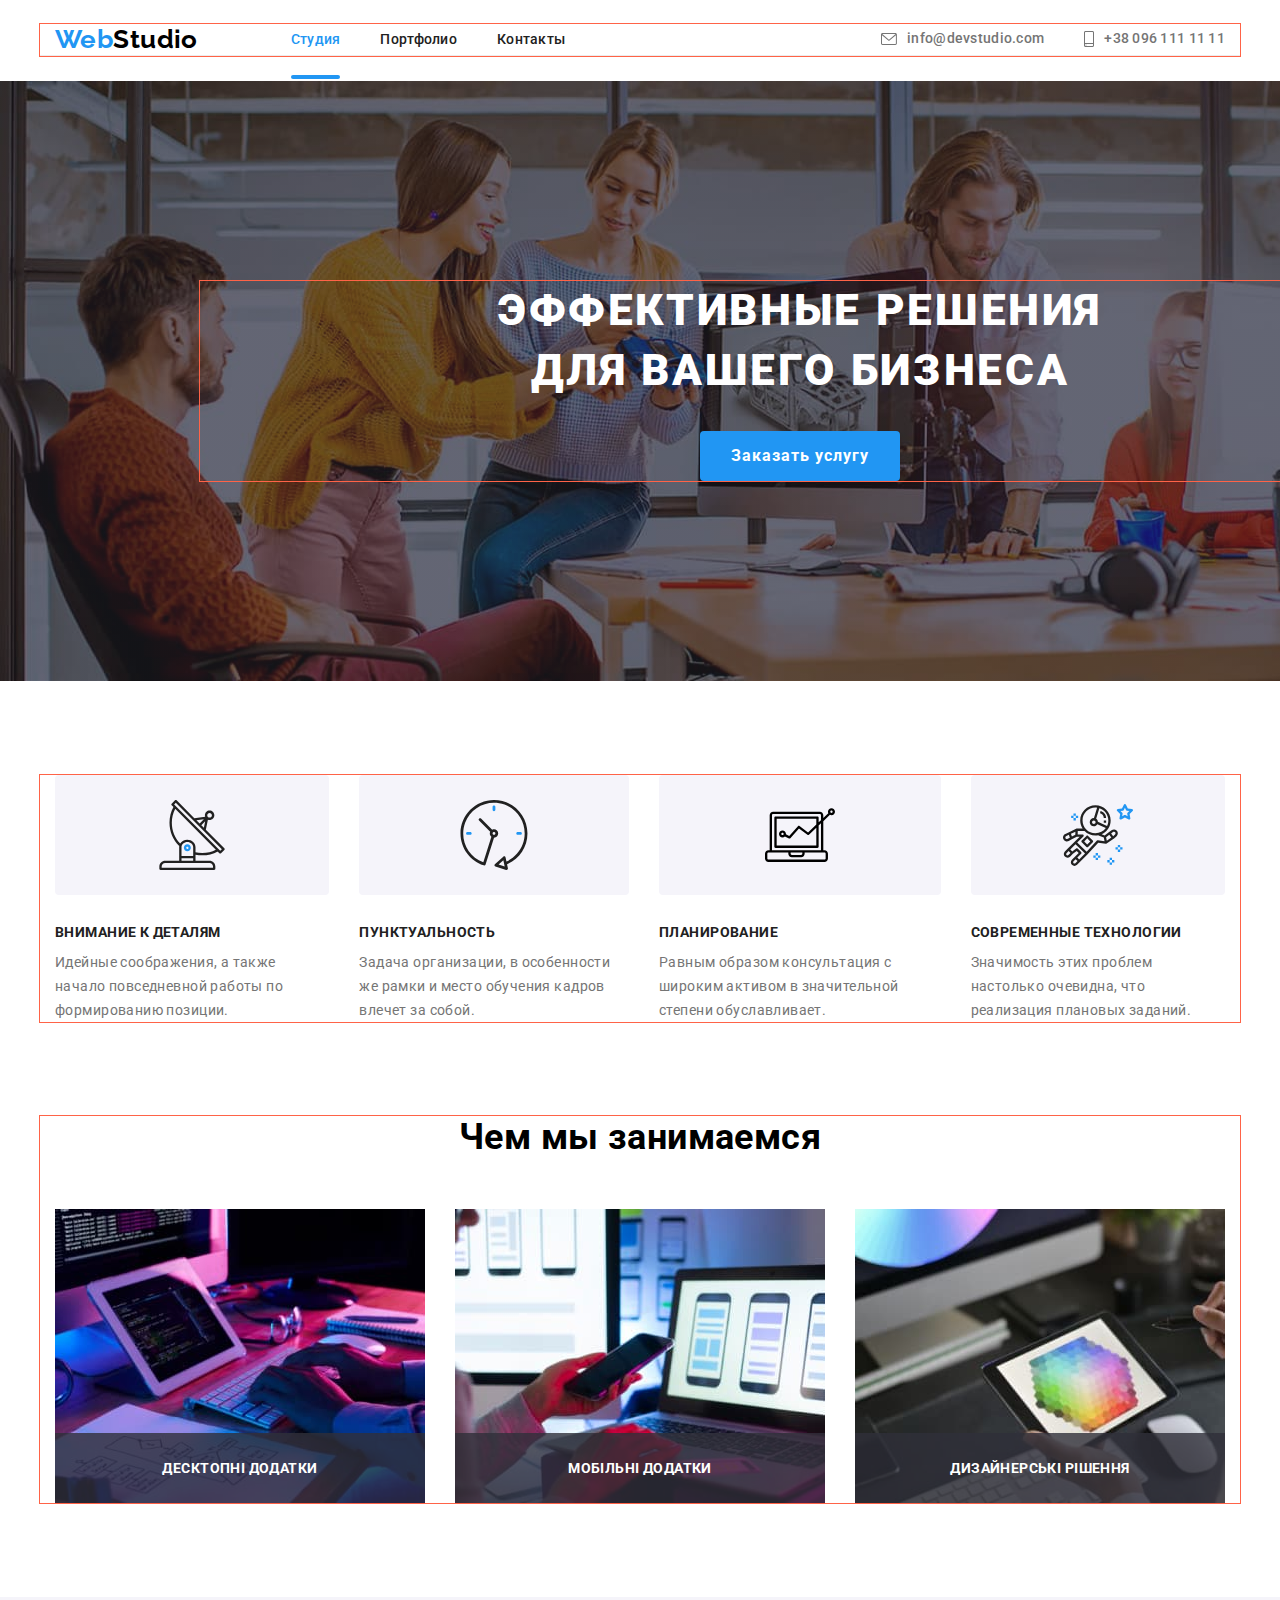
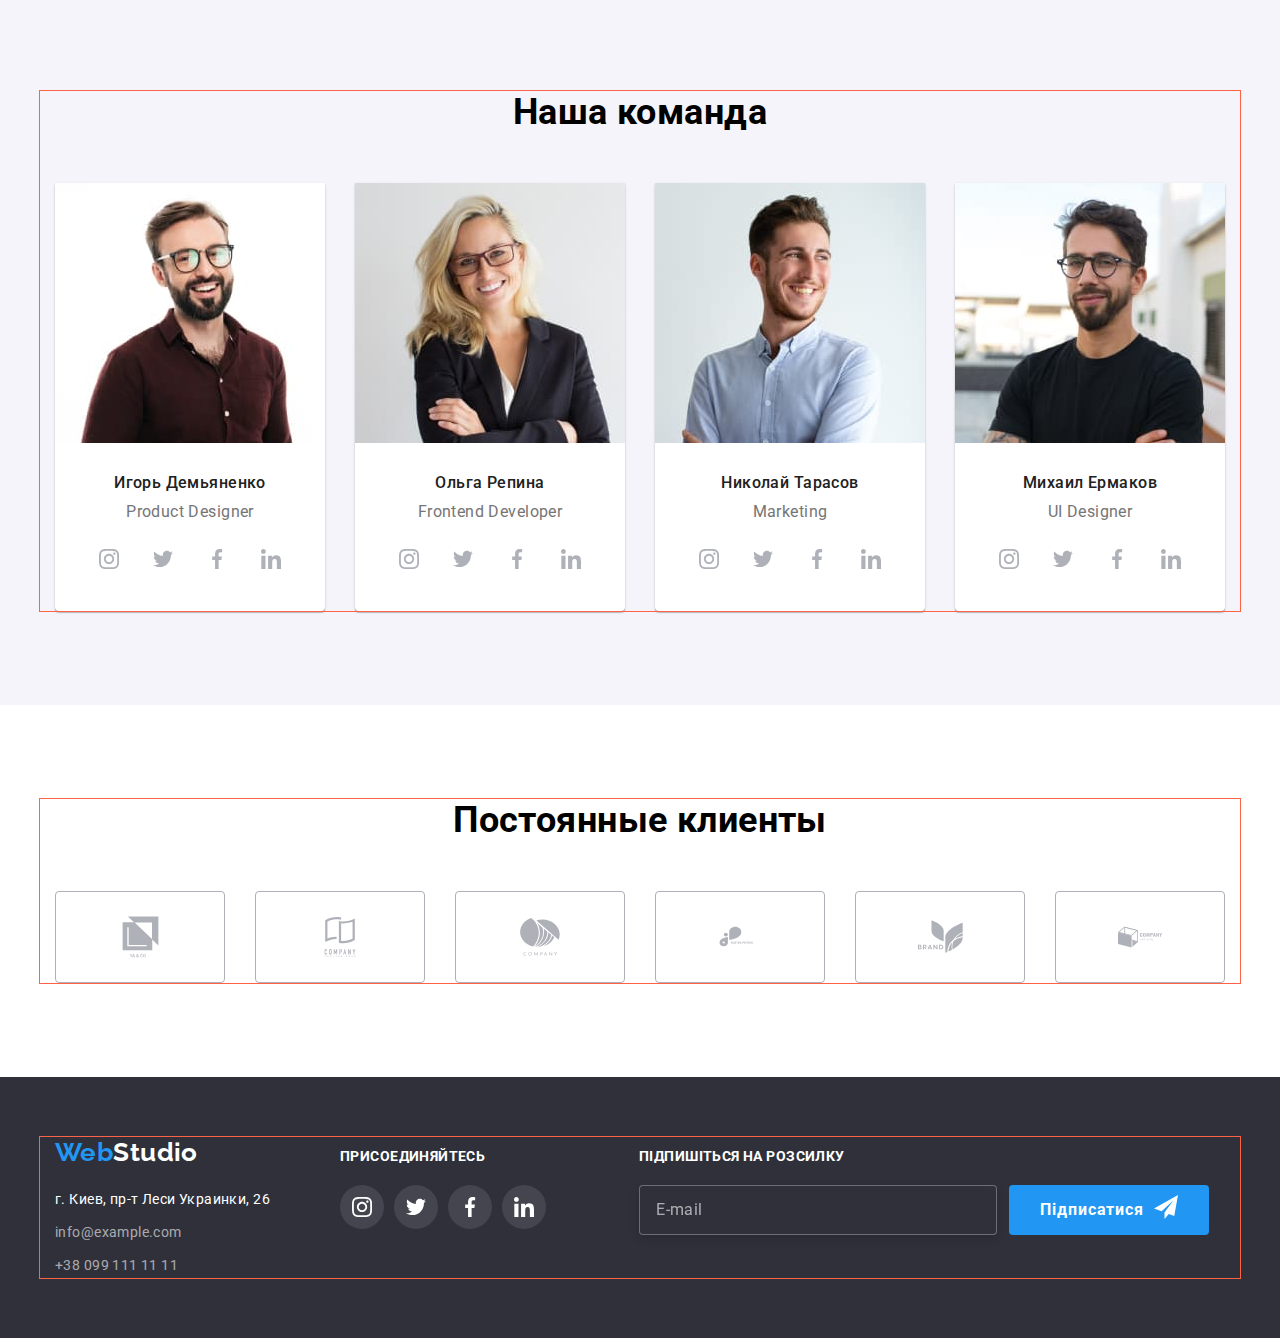
<file: index.html>
<!DOCTYPE html>
<html lang="ru">
  <head>
    <meta charset="UTF-8" />
    <meta http-equiv="X-UA-Compatible" content="IE=edge" />
    <meta name="viewport" content="width=device-width, initial-scale=1.0" />
    <title lang="en">WebStudio</title>
    
    <link rel="preconnect" href="https://fonts.googleapis.com">
    <link rel="preconnect" href="https://fonts.gstatic.com" crossorigin>
    <link href="https://fonts.googleapis.com/css2?family=Raleway:wght@700&family=Roboto:wght@400;500;700;900&display=swap" rel="stylesheet">

<link rel="stylesheet" href="https://cdn.jsdelivr.net/npm/modern-normalize@1.1.0/modern-normalize.min.css">

    <link rel="stylesheet" href="./css/styles.css">
  </head>

  <body>
    <!--Шапка-->
    <header class="top-header">
      <div class="container page-header-container">
      <nav class="nav">
        <a class="logo link" href="./index.html" lang="en"> <span class="accent">Web</span>Studio</a>

        <ul class="site-list list">
          <li class="site-item">
      
            <a class="site-link current link" href="./index.html">Студия</a>
     

        </li>
          <li class="site-item"><a class="site-link link" href="./portfolio.html">Портфолио</a></li >
          <li class="site-item"><a  class="site-link link" href="">Контакты</a></li>
        </ul>
      </nav>

      <ul class="contact list">
        <li class="contact-item link">
          <a class="contact-link contact-link-mail link" 
           href="mailto:info@devstudio.com">
          <svg class="icon-envelope">
            <use href="./images/sprite-envelope.svg#icon-envelope-hover-1"></use>
          </svg>
          info@devstudio.com</a></li>
        <li class="contact-item contact-item-phone"><a class="contact-link link"  href="tel:+380961111111"><svg class="icon-smartphone">
          <use href="./images/sprite-smartphone.svg#icon-smartphone-1-1"></use>
        </svg> +38 096 111 11 11</a></li>
      </ul>
     
      </div>
    </header>

    <!--Уникальный контент страницы-->
    <main>
      <section class="hero section">
        <div class="container">
        <h1 class="main-title">Эффективные решения для вашего бизнеса</h1>
        <button class="modal-btm" type="button" data-modal-open>Заказать услугу</button>
        </div>
      </section>
  

      <!--Особенности-->
      <section class="properties section">
        <div class="container">
        <!--скрытый h2-->
        <h2 class="title-properties visually-hidden">Особенности</h2>
            <ul class="properties-item properties-item-text list">
          
              <li class="properties-list">
            <div class="properties-cards">
                <svg class="properties-icom" width="70" height="70">
              <use href="./images/sprite.svg#icon-antenna"></use>
            </svg>
            </div>
            <h3 class="properties-title-text">Внимание к деталям</h3>
            <p class="properties-text">
              Идейные соображения, а также начало повседневной работы по
              формированию позиции.
            </p>
          </li>

          <li class="properties-list">
            <div class="properties-cards">
            <svg class="properties-icom" width="70" height="70">
              <use href="./images/sprite.svg#icon-clock"></use>
            </svg>
            </div>
            <h3 class="properties-title-text">Пунктуальность</h3>
            <p class="properties-text">
              Задача организации, в особенности же рамки и место обучения кадров
              влечет за собой.
            </p>
          </li>

          <li class="properties-list">
            <div class="properties-cards">
            <svg class="properties-icom" width="70" height="70">
              <use href="./images/sprite.svg#icon-Vector"></use>
            </svg>
            </div>
            <h3 class="properties-title-text">Планирование</h3>
            <p class="properties-text">
              Равным образом консультация с широким активом в значительной
              степени обуславливает.
            </p>
          </li>

          <li class="properties-list">
            <div class="properties-cards">
            <svg class="properties-icom" width="70" height="70">
              <use href="./images/sprite.svg#icon-astronaut"></use>
            </svg>
            </div>
            <h3 class="properties-title-text">Современные технологии</h3>
            <p class="properties-text">
              Значимость этих проблем настолько очевидна, что реализация
              плановых заданий.
            </p>
          </li>
        </ul>
        </div>
      </section>

      <!--Чем мы занимаемся-->
      <section class="activity section">
        <div class="container">
        <h2 class="title">Чем мы занимаемся</h2>
        <ul class="activity-item list">
          <li class="activity-list">
            <img
              src="./images/activity/web.jpg"
              alt="верстка сайта по макету"
              width="370"
              height="294"
            />
            <p class="activity-text">Десктопні додатки</p>
          </li>
          <li class="activity-list">
            <img
              src="./images/activity/mobil.jpg"
              alt="создание мобильных приложений"
              width="370"
              height="294"
            />
            <p class="activity-text">Мобільні додатки</p>

          </li>
          <li class="activity-list">
            <img
              src="./images/activity/design.jpg"
              alt="дизайн сайтов"
              width="370"
              height="294"
            />
            <p class="activity-text">Дизайнерські рішення</p>
          </li>
        </ul>
        </div>
      </section>

      <!--Наша команда-->
      <section class="team section">
        <div class="container">
        <h2 class="title">Наша команда</h2>
        <ul class="team-item list">
          <li class="team-list">
            <img
              src="./images/team/Product-Designer.jpg"
              alt="Игорь Демьяненко"
              width="270"
              height="260"
            />
            <div class="name-container">
            <h3 class="name-title">Игорь Демьяненко</h3>
            <p class="name-text" lang="en">Product Designer</p>
            <ul class="social-list list">
              <li class="social-list-item link">
                <a href="" class="social-list-link">
                  <svg class="social-list-icom" width="20" height="20">
                    <use href="./images/sprite.svg#icon-instagram"></use>
                  </svg>
                </a>
              </li>
              <li class="social-list-item">
                <a href="" class="social-list-link">
                  <svg class="social-list-icom" width="20" height="20" >
                    <use href="./images/sprite.svg#icon-twitter"></use>
                  </svg>
                </a>
              </li>
              <li class="social-list-item">
                <a href="" class="social-list-link">
                  <svg class="social-list-icom" width="20" height="20" >
                    <use href="./images/sprite.svg#icon-facebook"></use>
                  </svg>
                </a>
              </li>
              <li class="social-list-item">
                <a href="" class="social-list-link">
                  <svg class="social-list-icom" width="20" height="20">
                    <use href="./images/sprite.svg#icon-linkedin"></use>
                  </svg>
                </a>
              </li>
            </ul>
            </div>
          </li>
          <li class="team-list">
            <img
              src="./images/team/Frontend-Developer.jpg"
              alt="Ольга Репина"
              width="270"
              height="260"
            />
            <div class="name-container">
            <h3 class="name-title">Ольга Репина</h3>
            <p class="name-text" lang="en">Frontend Developer</p>
            <ul class="social-list list">
              <li class="social-list-item link">
                <a href="" class="social-list-link">
                  <svg class="social-list-icom" width="20" height="20">
                    <use href="./images/sprite.svg#icon-instagram"></use>
                  </svg>
                </a>
              </li>
              <li class="social-list-item">
                <a href="" class="social-list-link">
                  <svg class="social-list-icom" width="20" height="20">
                    <use href="./images/sprite.svg#icon-twitter"></use>
                  </svg>
                </a>
              </li>
              <li class="social-list-item">
                <a href="" class="social-list-link">
                  <svg class="social-list-icom" width="20" height="20">
                    <use href="./images/sprite.svg#icon-facebook"></use>
                  </svg>
                </a>
              </li>
              <li class="social-list-item">
                <a href="" class="social-list-link">
                  <svg class="social-list-icom" width="20" height="20">
                    <use href="./images/sprite.svg#icon-linkedin"></use>
                  </svg>
                </a>
              </li>
            </ul>
            </div>
          </li>
          <li class="team-list">
            <img
              src="./images/team/Marketing.jpg"
              alt="Николай Тарасов"
              width="270"
              height="260"
            />
            <div class="name-container">
            <h3 class="name-title">Николай Тарасов</h3>
            <p class="name-text" lang="en">Marketing</p>
            <ul class="social-list list">
              <li class="social-list-item link">
                <a href="" class="social-list-link">
                  <svg class="social-list-icom" width="20" height="20">
                    <use href="./images/sprite.svg#icon-instagram"></use>
                  </svg>
                </a>
              </li>
              <li class="social-list-item">
                <a href="" class="social-list-link">
                  <svg class="social-list-icom" width="20" height="20">
                    <use href="./images/sprite.svg#icon-twitter"></use>
                  </svg>
                </a>
              </li>
              <li class="social-list-item">
                <a href="" class="social-list-link">
                  <svg class="social-list-icom" width="20" height="20">
                    <use href="./images/sprite.svg#icon-facebook"></use>
                  </svg>
                </a>
              </li>
              <li class="social-list-item">
                <a href="" class="social-list-link">
                  <svg class="social-list-icom" width="20" height="20">
                    <use href="./images/sprite.svg#icon-linkedin"></use>
                  </svg>
                </a>
              </li>
            </ul>
            </div>
          </li>
          <li class="team-list">
            <img
              src="./images/team/UI-Designer.jpg"
              alt="Михаил Ермаков"
              width="270"
              height="260"
            />
            <div class="name-container">
            <h3 class="name-title">Михаил Ермаков</h3>
            <p class="name-text" lang="en">UI Designer</p>
            <ul class="social-list list">
              <li class="social-list-item link">
                <a href="" class="social-list-link">
                  <svg class="social-list-icom" width="20" height="20">
                    <use href="./images/sprite.svg#icon-instagram"></use>
                  </svg>
                </a>
              </li>
              <li class="social-list-item">
                <a href="" class="social-list-link">
                  <svg class="social-list-icom" width="20" height="20">
                    <use href="./images/sprite.svg#icon-twitter"></use>
                  </svg>
                </a>
              </li>
              <li class="social-list-item">
                <a href="" class="social-list-link">
                  <svg class="social-list-icom" width="20" height="20">
                    <use href="./images/sprite.svg#icon-facebook"></use>
                  </svg>
                </a>
              </li>
              <li class="social-list-item">
                <a href="" class="social-list-link">
                  <svg class="social-list-icom" width="20" height="20">
                    <use href="./images/sprite.svg#icon-linkedin"></use>
                  </svg>
                </a>
              </li>
            </ul>
            </div>
          </li>
        </ul>
        </div>
      </section>
  <!--Постоянные клиенты-->
<section class="clients section">
  <div class="container"> 
  <h2 class="title">Постоянные клиенты</h2>
  <ul class="clients-item list">
    <li class="clients-list">
      <a href="" class="clients-link"> 
        <svg class="clients-link-icom" width="41" height="42"> 
          <use href="./images/sprite.svg#icon-group-i">
          </use> 
        </svg>
      </a>
    </li>
    <li class="clients-list">
      <a href="" class="clients-link"> 
        <svg class="clients-link-icom" width="40" height="52">
          <use href="./images/sprite.svg#icon-group-ii">
          </use>
        </svg>
      </a>
    </li>
    <li class="clients-list">
      <a href="" class="clients-link">
        <svg class="clients-link-icom" width="44" height="41">
          <use href="./images/sprite.svg#icon-group-iii">
          </use>
        </svg>
      </a>
    </li>
    <li class="clients-list">
      <a href="" class="clients-link"> 
        <svg class="clients-link-icom" width="84" height="41">
          <use href="./images/sprite.svg#icon-group-iv">
          </use>
        </svg>
      </a>
    </li>
    <li class="clients-list">
      <a href="" class="clients-link"> 
        <svg class="clients-link-icom" width="63" height="45">
          <use href="./images/sprite.svg#icon-group-v">
          </use>
        </svg>
      </a>
    </li>
    <li class="clients-list">
      <a href="" class="clients-link"> 
        <svg class="clients-link-icom" width="94" height="44">
          <use href="./images/sprite.svg#icon-group-vi">
          </use>
        </svg>
      </a>
    </li>
  </ul>
  </div>
</section>
    </main>

    <!--Подвал страницы-->
    <footer class="footer logo-footer">
      <div class="container container-footer">
        <div class="container-left">
      <a class="link logo logo-footer" href="./index.html" lang="en"> <span class="accent">Web</span><span class="accent-second">Studio</span></a>
      <address class="address">
        <ul class="list-direction list">
          <li class="direction-item">
            <a class="direction-link-light link"
              href="https://goo.gl/maps/oxH6Qy7vW1JRrcVw8"
              target="_blank"
              rel="noopener nofollow noreferrer"
              >г. Киев, пр-т Леси Украинки, 26</a
            >
          </li>
          <li class="direction-item mail-item">
            <a class="direction-link-dark link" href="mailto:info@example.com">info@example.com</a>
          </li>
          <li class="direction-item  phone-item">
            <a class="direction-link-dark link" href="tel:+380991111111">+38 099 111 11 11</a>
          </li>
        </ul>
      </address>
      </div>
      <div class="container-riht">
        <h3 class="properties-title-text properties-title-text-white ">присоединяйтесь</h3>
          <ul class="social-list-footer list">
            <li class="social-item-footer"> <a class="social-link-footer" href=""> <svg class="social-footer-icom" width="20" height="20"> <use href="./images/sprite.svg#icon-instagram">
             </use> </svg> </a></li>
            <li class="social-item-footer"> <a class="social-link-footer" href=""> <svg class="social-footer-icom" width="20" height="20"> <use href="./images/sprite.svg#icon-twitter">
             </use> </svg> </a></li>
            <li class="social-item-footer"> <a class="social-link-footer" href=""> <svg class="social-footer-icom" width="20" height="20"> <use href="./images/sprite.svg#icon-facebook">
             </use> </svg> </a></li>
            <li class="social-item-footer"> <a class="social-link-footer" href=""> <svg class="social-footer-icom" width="20" height="20"> <use href="./images/sprite.svg#icon-linkedin">
             </use> </svg> </a></li>
          </ul>
          </div>
          <div class="footer-form-wrapper">
            <p class="footer-form-text">Підпишіться на розсилку</p>
            <form class="footer-form">
              <label class="footer-form-field">
                   <input type="email" name="user-email" placeholder="E-mail" class="footer-form-input" required>
              </label>


<span class="footer-form-btn-icon">
  <button type="submit" class="footer-form-submit">Підписатися
    <svg class="footer-btn-icon" width="24" height="24">
      <use href="./images/sprite.svg#icon-send"></use>
    </svg>
  </button>
</span>
             

            </form>
          </div>
      </div>
    </footer>


    <div class="backdrop is-hidden " data-modal >
      <div class="modal">
        <button type="button" class="modal-close-btn" data-modal-close>
          <svg class="modal-close-btn-icon" width="11" height="11"> <use href="./images/sprite.svg#icon-vector"></use> </svg>
        </button>

        <form class="modal-form">
          <p class="modal-text">Залиште свої дані, ми вам передзвонимо</p>

        <label class="modal-form-field">
          <span class="modal-form-input-desk">Ім'я</span>

          <span class="modal-form-input-wrapper">
          <input type="text" name="user-name" class="modal-form-input" required pattern="^[a-zA-Zа-яА-яіІїЇ]+$" minlength="2">
          <svg class="modal-form-input-icom" width="12" height="12">
          <use href="./images/sprite.svg#icon-nam"></use>
          </svg>
          </span>

        </label>
        

        <label class="modal-form-field">
          <span class="modal-form-input-desk">Телефон</span>
          <span class="modal-form-input-wrapper">
          <input type="tel" name="user-phone" class="modal-form-input" required pattern="[0-9]{3}-[0-9]{3}-[0-9]{2}-[0-9]{2}" title="xxx-xxx-xx-xx">
          <svg class="modal-form-input-icom" width="13" height="13">
            <use href="./images/sprite.svg#icon-phone"></use>
          </svg>
          </span>
        </label>

        <label class="modal-form-field">
          <span class="modal-form-input-desk">Пошта</span>
          <span class="modal-form-input-wrapper">
          <input type="email" name="user-email" class="modal-form-input" required>
          <svg class="modal-form-input-icom" width="15" height="12">
            <use href="./images/sprite.svg#icon-email"></use>
          </svg>
          </span>
        </label>

        <label class="modal-form-field-message">
          <span class="modal-form-input-desk">Коментар</span>
         <textarea name="user-message" class="modal-form-message" placeholder="Введіть текст"></textarea>
        </label>
        
        <input type="checkbox" name="user-policy" id="user-policy" class="model-form-chec visually-hidden">
        <label for="user-policy" class="modal-form-chec-desk">Погоджуюся з розсилкою та приймаю&nbsp;<a class="modal-form-chec-link" href="">Умови договору</a>
        </label>

        <button type="submit" class="modal-form-submit">Відправити</button>

        </form>
      </div>
    </div>

    <script src="./js/modal.js"></script>
  </body>
</html>
</file>
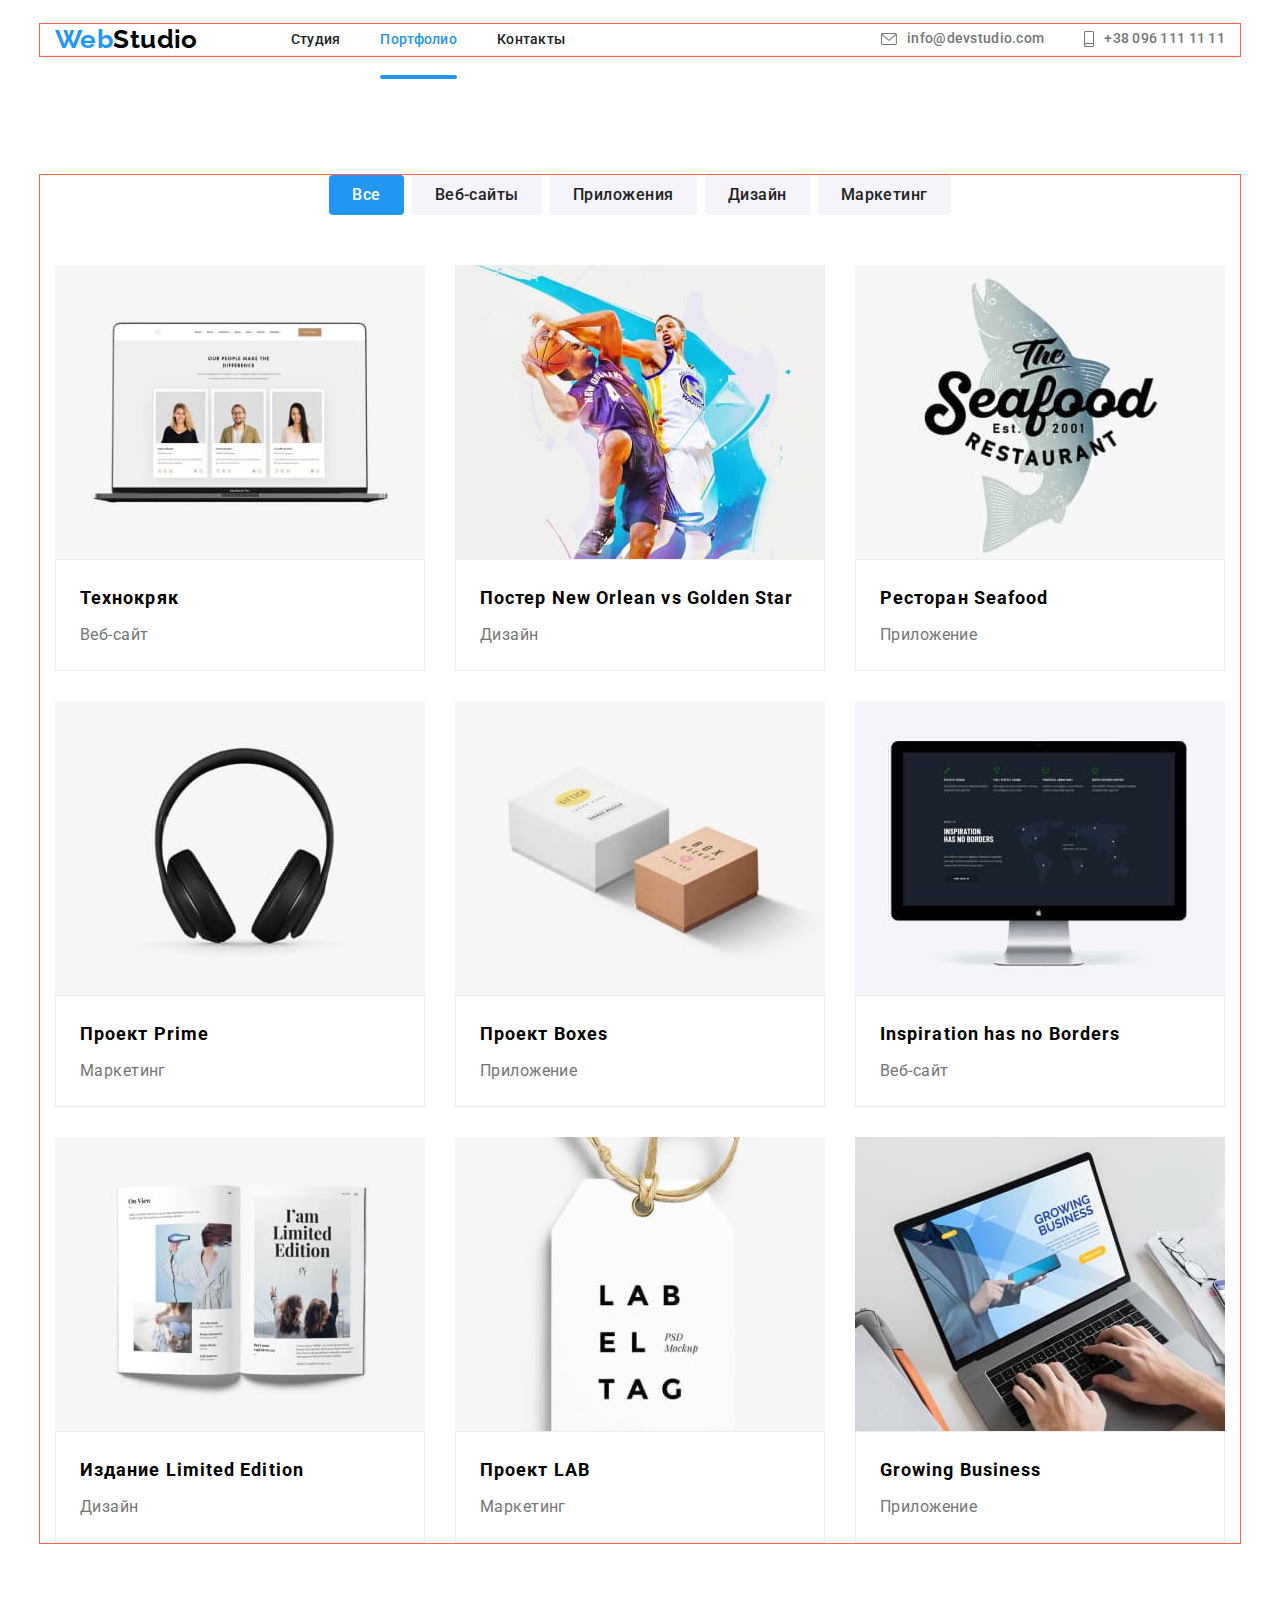
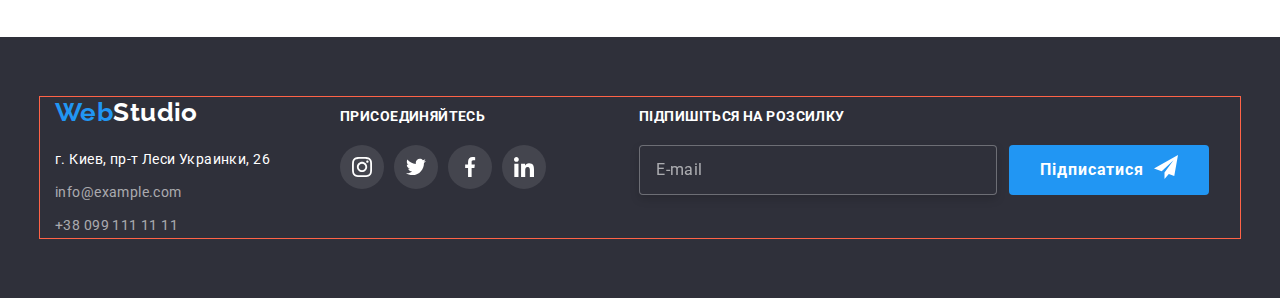
<file: portfolio.html>
<!DOCTYPE html>
<html lang="ru">
<head>
    <meta charset="UTF-8">
    <meta http-equiv="X-UA-Compatible" content="IE=edge">
    <meta name="viewport" content="width=device-width, initial-scale=1.0">
    <title>Portfolio</title>
    
    <link rel="preconnect" href="https://fonts.googleapis.com">
    <link rel="preconnect" href="https://fonts.gstatic.com" crossorigin>
    <link href="https://fonts.googleapis.com/css2?family=Raleway:wght@700&family=Roboto:wght@400;500;700;900&display=swap" rel="stylesheet">

    <link rel="stylesheet" href="https://cdn.jsdelivr.net/npm/modern-normalize@1.1.0/modern-normalize.min.css">

    <link rel="stylesheet" href="./css/styles.css">
</head>
<body>
      <!--Шапка-->
      <header class="top-header">
        <div class="container page-header-container">
          <nav class="nav">
            <a class="logo link" href="./index.html" lang="en"> <span class="accent">Web</span>Studio</a>
      
            <ul class="site-list list">
              <li class="site-item"><a class="site-link  link" href="./index.html">Студия</a></li>
              <li class="site-item"><a class="site-link current link" href="./portfolio.html">Портфолио</a></li>
              <li class="site-item"><a class="site-link link" href="">Контакты</a></li>
            </ul>
          </nav>
      
          <ul class="contact list">
            <li class="contact-item link">
              <a class="contact-link contact-link-mail link" href="mailto:info@devstudio.com">
                <svg class="icon-envelope">
                  <use href="./images/sprite-envelope.svg#icon-envelope-hover-1"></use>
                </svg>
                info@devstudio.com</a>
            </li>
            <li class="contact-item contact-item-phone"><a class="contact-link link" href="tel:+380961111111"><svg
                  class="icon-smartphone">
                  <use href="./images/sprite-smartphone.svg#icon-smartphone-1-1"></use>
                </svg> +38 096 111 11 11</a></li>
          </ul>
      
        </div>
      </header>


       <!--Уникальный контент страницы-->
       <main>
         <section class="section">
           <div class="container">
          <!--скрытый текст-->
          <h1 class="visually-hidden">Навигация</h1>
          <div class="btn-nav">
          <ul class="btn-nav-item list">
            <li class="btn-nav-list"> <button class="button button-primery" type="button">Все</button></li>
            <li class="btn-nav-list"> <button class="button" type="button">Веб-сайты</button></li>
            <li class="btn-nav-list"> <button class="button"  type="button">Приложения</button></li>
            <li class="btn-nav-list"> <button class="button"  type="button">Дизайн</button></li>
            <li class="btn-nav-list"> <button class="button"   type="button">Маркетинг</button></li>
          </ul>
          </div>
        
          <!-- Разделы с картинками -->
              <ul class="nav-content-item list">
                  <li class="nav-content-list">
                    <a class="nav-link link" href="">
                      <div class="nav-list-img-wrapper">
                      <img src="./images/projects/web-techno.jpg" alt="Ноутбук" width="370" height="294"/>
                      <p class="overlay">Ресурс пропонує комплексні пропозиції з різним рівнем функціоналу та сервісів. Все це дозволить відвідувачу отримати
                      вичерпні відомості про компанію чи приватну особу. </p>
                      </div>
                     
                      <div 
                      class="nav-content-container">
                      <h3  class="nav-content-titre">Технокряк</h3>
                      <p class="nav-content-text">Веб-сайт</p>
                      </div>
                      </a>
                     
                  </li>
                <li class="nav-content-list">
                  <a class="nav-link link" href="">
                    <div class="nav-list-img-wrapper">
                    <img src="./images/projects/design-poster.jpg" alt="Баскетбол" width="370" height="294"/>
                    <p class="overlay">Ресурс пропонує комплексні пропозиції з різним рівнем функціоналу та сервісів. Все це дозволить
                      відвідувачу отримати
                      вичерпні відомості про компанію чи приватну особу. </p>
                    </div>
                    <div class="nav-content-container">
                    <h3 class="nav-content-titre">Постер New Orlean vs Golden Star</h3>
                    <p class="nav-content-text">Дизайн</p>
                    </div>
                    </a>
                </li>
                <li class="nav-content-list">
                  <a class="nav-link link" href="">
                    <div class="nav-list-img-wrapper">
                    <img src="./images/projects/app-restoran.jpg" alt="Название ресторана" width="370" height="294"/>
                    <p class="overlay">Ресурс пропонує комплексні пропозиції з різним рівнем функціоналу та сервісів. Все це дозволить
                      відвідувачу отримати
                      вичерпні відомості про компанію чи приватну особу. </p>
                    </div>
                    <div class="nav-content-container">
                    <h3 class="nav-content-titre">Ресторан Seafood</h3>
                    <p class="nav-content-text">Приложение</p>
                    </div>
                    </a>
                </li>
                <li class="nav-content-list">
                  <a class="nav-link link" href="">
                    <div class="nav-list-img-wrapper">
                    <img src="./images/projects/marketing-project.jpg" alt="наушники" width="370" height="294"/>
                    <p class="overlay">Ресурс пропонує комплексні пропозиції з різним рівнем функціоналу та сервісів. Все це дозволить
                      відвідувачу отримати
                      вичерпні відомості про компанію чи приватну особу. </p>
                    </div>
                    <div class="nav-content-container">
                    <h3 class="nav-content-titre">Проект Prime</h3>
                    <p class="nav-content-text">Маркетинг</p>
                    </div>
                    </a>
                </li>
                <li class="nav-content-list">
                  <a class="nav-link link" href="">
                    <div class="nav-list-img-wrapper">
                    <img src="./images/projects/app-project-boxes.jpg" alt="коробки" width="370" height="294"/>
                    <p class="overlay">Ресурс пропонує комплексні пропозиції з різним рівнем функціоналу та сервісів. Все це дозволить
                      відвідувачу отримати
                      вичерпні відомості про компанію чи приватну особу. </p>
                    </div>
                    <div class="nav-content-container">
                    <h3 class="nav-content-titre">Проект Boxes</h3>
                    <p class="nav-content-text">Приложение</p>
                    </div>
                    </a>
                </li>
                <li class="nav-content-list">
                  <a class="nav-link link" href="">
                    <div class="nav-list-img-wrapper">
                    <img src="./images/projects/web-inspiration.jpg" alt="монитор" width="370" height="294"/>
                    <p class="overlay">Ресурс пропонує комплексні пропозиції з різним рівнем функціоналу та сервісів. Все це дозволить
                      відвідувачу отримати
                      вичерпні відомості про компанію чи приватну особу. </p>
                    </div>
                    <div class="nav-content-container">
                    <h3 class="nav-content-titre"  lang="en">Inspiration has no Borders</h3>
                    <p class="nav-content-text">Веб-сайт</p>
                    </div>
                    </a>
                </li>
                <li class="nav-content-list">
                  <a class="nav-link link" href="">
                    <div class="nav-list-img-wrapper">
                    <img src="./images/projects/design-magazin.jpg" alt="этикетка" width="370" height="294"/>
                    <p class="overlay">Ресурс пропонує комплексні пропозиції з різним рівнем функціоналу та сервісів. Все це дозволить
                      відвідувачу отримати
                      вичерпні відомості про компанію чи приватну особу. </p>
                    </div>
                    <div class="nav-content-container">
                    <h3 class="nav-content-titre">Издание Limited Edition</h3>
                    <p class="nav-content-text">Дизайн</p>
                    </div>
                    </a>
                </li>
                <li class="nav-content-list">
                  <a class="nav-link link" href="">
                    <div class="nav-list-img-wrapper">
                    <img src="./images/projects/marketing-project-lab.jpg" alt="ноутбук" width="370" height="294"/>
                    <p class="overlay">Ресурс пропонує комплексні пропозиції з різним рівнем функціоналу та сервісів. Все це дозволить
                      відвідувачу отримати
                      вичерпні відомості про компанію чи приватну особу. </p>
                    </div>
                    <div class="nav-content-container">
                    <h3 class="nav-content-titre">Проект LAB</h3>
                    <p class="nav-content-text">Маркетинг</p>
                    </div>
                    </a>
                </li>
                <li class="nav-content-list">
                  <a class="nav-link link" href="">
                    <div class="nav-list-img-wrapper">
                    <img src="./images/projects/app-growing-business.jpg" alt="ноутбук" width="370" height="294"/>
                    <p class="overlay">Ресурс пропонує комплексні пропозиції з різним рівнем функціоналу та сервісів. Все це дозволить
                      відвідувачу отримати
                      вичерпні відомості про компанію чи приватну особу. </p>
                    </div>
                    <div class="nav-content-container">
                    <h3 class="nav-content-titre" lang="en">Growing Business</h3>
                    <p class="nav-content-text">Приложение</p>
                    </div>
                    </a>
                </li>
            </ul>
            </div>
            </div>
         </section>
       </main>
  <!--Подвал страницы-->
  <footer class="footer logo-footer">
    <div class="container container-footer">
      <div class="container-left">
        <a class="link logo logo-footer" href="./index.html" lang="en"> <span class="accent">Web</span><span
            class="accent-second">Studio</span></a>
        <address class="address">
          <ul class="list-direction list">
            <li class="direction-item">
              <a class="direction-link-light link" href="https://goo.gl/maps/oxH6Qy7vW1JRrcVw8" target="_blank"
                rel="noopener nofollow noreferrer">г. Киев, пр-т Леси Украинки, 26</a>
            </li>
            <li class="direction-item mail-item">
              <a class="direction-link-dark link" href="mailto:info@example.com">info@example.com</a>
            </li>
            <li class="direction-item  phone-item">
              <a class="direction-link-dark link" href="tel:+380991111111">+38 099 111 11 11</a>
            </li>
          </ul>
        </address>
      </div>
      <div class="container-riht">
        <h3 class="properties-title-text properties-title-text-white ">присоединяйтесь</h3>
        <ul class="social-list-footer list">
          <li class="social-item-footer"> <a class="social-link-footer" href=""> <svg class="social-footer-icom"
                width="20" height="20">
                <use href="./images/sprite.svg#icon-instagram">
                </use>
              </svg> </a></li>
          <li class="social-item-footer"> <a class="social-link-footer" href=""> <svg class="social-footer-icom"
                width="20" height="20">
                <use href="./images/sprite.svg#icon-twitter">
                </use>
              </svg> </a></li>
          <li class="social-item-footer"> <a class="social-link-footer" href=""> <svg class="social-footer-icom"
                width="20" height="20">
                <use href="./images/sprite.svg#icon-facebook">
                </use>
              </svg> </a></li>
          <li class="social-item-footer"> <a class="social-link-footer" href=""> <svg class="social-footer-icom"
                width="20" height="20">
                <use href="./images/sprite.svg#icon-linkedin">
                </use>
              </svg> </a></li>
        </ul>
      </div>
<div class="footer-form-wrapper">
  <p class="footer-form-text">Підпишіться на розсилку</p>
  <form class="footer-form">
    <label class="footer-form-field">
      <input type="email" name="user-email" placeholder="E-mail" class="footer-form-input" required>
    </label>


    <span class="footer-form-btn-icon">
      <button type="submit" class="footer-form-submit">Підписатися
        <svg class="footer-btn-icon" width="24" height="24">
          <use href="./images/sprite.svg#icon-send"></use>
        </svg>
      </button>
    </span>


  </form>
</div>
</div>
</footer>
</body>
</html>
</file>
<file: css/styles.css>
:root {
  --primary-font: "Roboto", sans-serif;
  --text-color: #757575;
  --title-color: #212121;
  --accent-color: #2196f3;
  --background-color: #ffffff;
  --second-title: #ffffff;
  --border-color: #ececec;
  --properties-color: E5E5E5;
  --team-color: #f5f4fa;
  --buttom-color: #f5f4fa;
  --color-link-icom: #afb1b8;
  --backround-second-color: #2f303a;
  --transition-duration: 250ms;
  --transition-function: cubic-bezier(0.4, 0, 0.2, 1);
}

body {
  font-family: var(--primary-font);
  font-size: 14px;
  letter-spacing: 0.03em;
  background-color: var(--background-color);
}

/* Общие настройки */

/* Стили для обнуления верхних отступов у элементов */
h1,
h2,
h3,
h4,
h5,
h6,
p {
  margin: 0;
}
/* Класс для обнуления базовых свойств у списков (ul) */
.list {
  list-style: none;
  padding-left: 0;
  margin: 0;
}
/* Класс для обнуления базовых свойств у ссылок */
.link {
  text-decoration: none;
  color: inherit;
}
/* Свойства для корректного отображения картинок */
img {
  display: block;
  max-width: 100%;
  height: auto;
}

/* Свойство для кнопок */

button {
  cursor: pointer;
}

/* Свойства для обнуления курсива у address */

address {
  font-style: normal;
}

.container {
  width: 1200px;
  padding-left: 15px;
  padding-right: 15px;
  outline: 1px solid tomato;
  margin: 0 auto;
}
/*Главная страница*/

/* HEADER */
.page-header-container {
  display: flex;
  align-items: center;
  justify-content: space-between;
  border-bottom: 1px solid var(--border-color);
}

.nav {
  display: flex;
  align-items: center;
}

.site-list {
  display: flex;
  align-items: center;
}

.contact {
  display: flex;
  align-items: center;
}

.top-header {
  background-color: #ffffff;
  padding-top: 24px;
  padding-bottom: 25px;
}

.logo {
  margin-right: 93px;

  font-family: "Raleway", sans-serif;
  font-weight: 700;
  font-size: 26px;
  line-height: 1.19;
  color: #000000;
}
.accent {
  color: var(--accent-color);
}

.site-item:not(:last-child) {
  margin-right: 40px;
}

.site-link {
  position: relative;
  font-weight: 500;
  line-height: 1.14;
  letter-spacing: 0.02em;
  color: var(--title-color);
  transition: color var(--transition-duration) var(--transition-function);
}

.site-link:hover,
.site-link:focus {
  color: var(--accent-color);
}

.site-link.current::before {
  content: "";
  height: 4px;
  background-color: var(--accent-color);
  border-radius: 2px;

  position: absolute;
  width: 100%;
  bottom: -32px;
}

.site-link.current::after {
}

.current {
  color: var(--accent-color);
}

.contact-link {
  display: flex;
  align-items: center;
  font-weight: 500;
  line-height: 1.14;
  letter-spacing: 0.02em;
  color: var(--text-color);
  transition: color var(--transition-duration) var(--transition-function);
}

.contact-link-mail {
  margin-right: 30px;
  margin-left: 10px;
}

.contact-item-phone {
  margin-left: 10px;
}

.contact-link:hover,
.contact-link:focus {
  color: var(--accent-color);
}

.icon-envelope {
  width: 16px;
  height: 12px;
  fill: currentColor;
  margin-right: 10px;
}

.icon-smartphone {
  width: 10px;
  height: 16px;
  fill: currentColor;
  margin-right: 10px;
}

/* HERO */

.section {
  padding-top: 94px;
  padding-bottom: 94px;
}

.hero {
  padding-top: 200px;
  padding-bottom: 200px;
  text-align: center;
  background-image: linear-gradient(
      rgba(47, 48, 58, 0.4),
      rgba(47, 48, 58, 0.4)
    ),
    url(../images/hero/bg.jpg);
  background-size: cover;
  background-repeat: no-repeat;
  background-position: center;
  min-width: 1600px;
  margin-left: auto;
  margin-right: auto;
  background-color: #c4c4c4;
}

.main-title {
  font-weight: 900;
  font-size: 44px;
  line-height: 1.36;
  text-align: center;
  align-items: center;
  letter-spacing: 0.06em;
  text-transform: uppercase;
  color: var(--second-title);
  width: 696px;
  margin-left: auto;
  margin-right: auto;
  margin-bottom: 30px;
}

.modal-btm {
  font-weight: 700;
  font-size: 16px;
  line-height: 1.88;
  letter-spacing: 0.06em;
  color: var(--second-title);
  background-color: #2196f3;

  box-shadow: 0px 4px 4px rgba(0, 0, 0, 0.15);
  border-radius: 4px;
  border: none;
  min-width: 200px;
  padding-top: 10px;
  padding-bottom: 10px;
  padding-left: 30px;
  padding-right: 30px;
  transition: color var(--transition-duration) var(--transition-function);
}

.modal-btm:hover,
.modal-btm:focus {
  color: var(--title-color);
}

/*Особенности*/

.visually-hidden {
  position: absolute;
  width: 1px;
  height: 1px;
  margin: -1px;
  border: 0;
  padding: 0;

  white-space: nowrap;
  clip-path: inset(100%);
  clip: rect(0 0 0 0);
  overflow: hidden;
}

.title-properties {
  font-size: 36px;
  line-height: 1.17;
  text-align: center;
  padding-top: 0px;
}

.properties {
  background-color: var(--properties-color);
}

.properties-item {
  display: flex;
  justify-content: space-between;
}

/* .properties-link {
  display: flex;
  justify-content: space-between;
  align-items: center;
} */

.properties-list:not(:last-child) {
  margin-right: 30px;
}

.properties-title-text {
  font-size: 14px;
  line-height: 1.14;
  text-transform: uppercase;
  color: var(--title-color);
  margin-top: 30px;
}

.properties-text {
  line-height: 1.71;
  color: var(--text-color);

  margin-top: 10px;
}

.propertires-list {
  align-items: center;
}

.properties-cards {
  display: flex;
  justify-content: center;
  align-items: center;
  height: 120px;
  background-color: #f5f4fa;
  border-radius: 4px;
}

/*Чем мы занимаемся*/
.activity {
  padding-top: 0px;
}

.activity-item {
  display: flex;
  flex-wrap: wrap;
  gap: 30px;

  margin-top: 50px;
}

.activity-list {
  position: relative;
}

.activity-text {
  font-weight: 700;
  font-size: 14px;
  line-height: 1.17;
  letter-spacing: 0.03em;
  text-transform: uppercase;
  color: var(--second-title);
  width: 370px;
  height: 70px;
  background-color: rgba(47, 48, 58, 0.8);
  padding-top: 27px;
  text-align: center;
  position: absolute;
  bottom: 0;
  left: 0;
}

/*Наша команда*/
.team {
  background-color: var(--team-color);
}

.team-item {
  display: flex;
  justify-content: space-between;

  margin-top: 50px;
}

.team-list {
  box-shadow: 0px 1px 3px rgba(0, 0, 0, 0.12), 0px 1px 1px rgba(0, 0, 0, 0.14),
    0px 2px 1px rgba(0, 0, 0, 0.2);
  border-radius: 0px 0px 4px 4px;
  background-color: #ffffff;
}

.title {
  font-size: 36px;
  line-height: 1.17;
  text-align: center;
}

.name-container {
  padding-top: 30px;
  padding-bottom: 30px;
}

.name-title {
  font-weight: 500;
  font-size: 16px;
  line-height: 1.19;
  text-align: center;
  color: var(--title-color);
}

.name-text {
  font-size: 16px;
  line-height: 1.19;
  text-align: center;
  color: var(--text-color);

  margin-top: 10px;
}

.social-list {
  display: flex;
  justify-content: center;
  gap: 10px;
  margin-top: 16px;
}

.social-list-link {
  display: flex;
  justify-content: center;
  align-items: center;
  width: 44px;
  height: 44px;
  border-radius: 50%;
  color: var(--color-link-icom);

  transition: background-color var(--transition-duration)
      var(--transition-function),
    color var(--transition-duration) var(--transition-function);
}

.social-list-link:hover,
.social-list-link:focus {
  background-color: var(--accent-color);
  color: var(--team-color);
}

.social-list-icom {
  fill: currentColor;
}

/* Постоянные клиенты */

.clients-item {
  display: flex;
  justify-content: center;
  gap: 30px;
  margin-top: 50px;
}

.clients-link {
  display: flex;
  justify-content: center;
  align-items: center;

  width: 170px;
  height: 92px;
  border: 1px solid;
  border-radius: 4px;
  border-color: var(--color-link-icom);
  color: var(--color-link-icom);
  transition: border-color var(--transition-duration) var(--transition-function),
    color var(--transition-duration) var(--transition-function);
}

.clients-link:hover,
.clients-link:focus {
  border-color: var(--accent-color);
  color: var(--accent-color);
}

.clients-link-icom {
  fill: currentColor;
}

/* FOOTER */

footer {
  background-color: #2f303a;
  padding: 60px 0;
}

.logo-footer {
  margin-right: 0px;
}

.address {
  margin-top: 20px;
}
.mail-item {
  margin-top: 9px;
}

.phone-item {
  margin-top: 9px;
}

.accent-second {
  color: #ffffff;
}

.direction-item {
  font-style: normal;
  font-weight: 400;
  line-height: 1.71;
  background: #2f303a;
}
.direction-link-light {
  color: var(--second-title);
}

.direction-link-dark {
  color: rgba(255, 255, 255, 0.6);
  transition: color var(--transition-duration) var(--transition-function);
}

.direction-link-dark:hover,
.direction-link-dark:focus {
  color: var(--accent-color);
}

.properties-title-text-white {
  font-weight: 700;
  font-size: 14px;
  line-height: 1.14;
  letter-spacing: 0.03em;
  text-transform: uppercase;
  color: var(--second-title);
  margin-top: 0%;
}

.container-footer {
  display: flex;
  align-items: baseline;
}

.container-riht {
  margin-left: 70px;
}

.social-list-footer {
  display: flex;
  justify-content: center;
  gap: 10px;
  margin-top: 20px;
}

.social-link-footer {
  display: flex;
  justify-content: center;
  align-items: center;
  width: 44px;
  height: 44px;
  border-radius: 50%;
  background-color: rgba(255, 255, 255, 0.1);
  color: var(--second-title);
  transition: background-color var(--transition-duration)
    var(--transition-function);
}

.social-link-footer:hover,
.social-link-footer:focus {
  background-color: var(--accent-color);
}

.social-footer-icom {
  fill: currentColor;
}

/* form footer */

.footer-form-wrapper {
  margin-left: 93px;
}

.footer-form {
  display: flex;
  margin-top: 20px;
}

.footer-form-text {
  font-style: normal;
  font-weight: 700;
  font-size: 14px;
  line-height: 1.14;
  letter-spacing: 0.03em;
  text-transform: uppercase;
  color: var(--second-title);
}

.footer-form-input {
  width: 358px;
  height: 50px;
  padding: 15px 16px;
  border: 1px solid rgba(255, 255, 255, 0.3);
  filter: drop-shadow(0px 4px 4px rgba(0, 0, 0, 0.15));
  border-radius: 4px;
  margin-right: 12px;
  background-color: var(--backround-second-color);
  color: var(--background-color);

  transition: border-color var(--transition-duration) var(--transition-function);
}

.footer-form-input:focus {
  outline: none;
  border-color: var(--accent-color);
}

.footer-form-input::placeholder {
  font-size: 16px;
  line-height: 1.25;
  letter-spacing: 0.03em;
  color: rgba(255, 255, 255, 0.6);
}

.footer-form-btn-icon {
  position: relative;
}

.footer-form-submit {
  font-weight: 700;
  font-size: 16px;
  line-height: 1.88;
  letter-spacing: 0.06em;
  color: var(--second-title);
  background-color: var(--accent-color);
  border-radius: 4px;
  border: none;

  min-width: 200px;
  height: 50px;
  padding-left: 28px;
  padding-right: 62px;
  transition: box-shadow var(--transition-duration) var(--transition-function);
}
.footer-form-submit:hover,
.footer-form-submit:focus {
  color: var(--title-color);
  box-shadow: 0px 4px 4px rgba(0, 0, 0, 0.15);
}

.footer-btn-icon {
  position: absolute;
  margin-left: 10px;
}

/*Портфолио*/

/*Навигация*/

.btn-nav-item {
  display: flex;
  align-items: center;
  justify-content: center;
}

.btn-nav-list:not(:last-child) {
  margin-right: 8px;
}

button {
  font-family: inherit;
}

.button {
  font-weight: 500;
  font-size: 16px;
  line-height: 1.6;
  text-align: center;
  letter-spacing: 0.03em;
  color: var(--title-color);
  background-color: var(--buttom-color);

  border-radius: 4px;
  border: 1px solid transparent;

  padding-top: 6px;
  padding-bottom: 6px;
  padding-left: 22px;
  padding-right: 22px;

  transition: color var(--transition-duration) var(--transition-function),
    background-color var(--transition-duration) var(--transition-function),
    box-shadow var(--transition-duration) var(--transition-function);
}

.button-primery {
  background-color: var(--accent-color);
  color: var(--second-title);
}

.button:hover,
.button:focus {
  color: #ffffff;
  background-color: #2196f3;
  box-shadow: 0px 3px 1px rgba(0, 0, 0, 0.1), 0px 1px 2px rgba(0, 0, 0, 0.08),
    0px 2px 2px rgba(0, 0, 0, 0.12);
}

/* Разделы с картинками */

.nav-content-container {
  padding-top: 20px;
  border: 1px solid #eeeeee;
  padding-bottom: 20px;
}

.nav-content-item {
  display: flex;
  flex-wrap: wrap;
  gap: 30px;
  margin-top: 50px;
}

.nav-containt-list {
  flex-basis: calc((100%-2 * 30) / 3);
}

.nav-link {
  display: block;
  transition: box-shadow var(--transition-duration) var(--transition-function);
}

.nav-link:hover,
.nav-link:focus {
  box-shadow: 0px 1px 1px rgba(0, 0, 0, 0.12), 0px 4px 4px rgba(0, 0, 0, 0.06),
    1px 4px 6px rgba(0, 0, 0, 0.16);
}

.nav-content-titre {
  font-size: 18px;
  line-height: 2;
  letter-spacing: 0.06em;
  padding-left: 24px;
}

.nav-content-text {
  font-size: 16px;
  line-height: 1.88;
  color: var(--text-color);
  margin-top: 4px;
  padding-left: 24px;
}

.nav-list-img-wrapper {
  position: relative;
  overflow: hidden;
}

.overlay {
  position: absolute;
  left: 0;
  top: 0;
  width: 100%;
  height: 294px;
  overflow: auto;
  transform: translate(0, 100%);
  transition: transform var(--transition-duration) var(--transition-function);

  font-size: 18px;
  line-height: 1.56;
  letter-spacing: 0.03em;
  color: var(--second-title);
  padding-top: 63px;
  padding-left: 24px;
  padding-bottom: 63px;
  padding-right: 24px;
  background-color: rgba(33, 150, 243, 0.9);
}

.nav-link:hover .overlay,
.nav-link:focus .overlay {
  transform: translate(0, 0);
}

/* modal window */

.backdrop {
  position: fixed;
  z-index: 100;
  top: 0;
  left: 0;
  width: 100%;
  height: 100%;
  background-color: rgba(0, 0, 0, 0.2);

  transition: opacity var(--transition-duration) var(--transition-function),
    visibility var(--transition-duration) var(--transition-function);
}

.backdrop.is-hidden {
  opacity: 0;
  visibility: hidden;
  pointer-events: none;
}

.modal {
  position: absolute;
  top: 50%;
  left: 50%;
  transform: translate(-50%, -50%);
  width: 528px;

  background-color: #ffffff;
  box-shadow: 0px 1px 3px rgba(0, 0, 0, 0.12), 0px 1px 1px rgba(0, 0, 0, 0.14),
    0px 2px 1px rgba(0, 0, 0, 0.2);
  border-radius: 4px;
  padding: 40px;
}

.modal-close-btn {
  position: absolute;
  top: 10px;
  right: 10px;
  display: flex;
  justify-content: center;
  align-items: center;
  width: 30px;
  height: 30px;
  border-radius: 50%;
  background-color: transparent;
  border: 1px solid rgba(0, 0, 0, 0.1);
  padding: 0;
}

.modal-close-btn-icon {
  fill: var(--title-color);
}

.modal-close-btn-icon {
  transition: fill var(--transition-duration) var(--transition-function);
}

.modal-close-btn:hover .modal-close-btn-icon,
.modal-close-btn:focus .modal-close-btn-icon {
  fill: var(--accent-color);
}

/* modal form */

.modal-form {
  display: flex;
  flex-direction: column;
}

.modal-form-input {
  width: 100%;
  height: 40px;
  border: 1px solid rgba(33, 33, 33, 0.2);
  border-radius: 4px;
  padding-left: 42px;
  transition: border-color var(--transition-duration) var(--transition-function);
  cursor: pointer;
}

.modal-form-input:focus {
  outline: none;
  border-color: var(--accent-color);
}

.modal-form-input:focus + .modal-form-input-icom {
  fill: var(--accent-color);
}

.modal-text {
  display: block;
  font-weight: 700;
  font-size: 20px;
  line-height: 1.17;
  letter-spacing: 0.03em;
  text-align: center;
  color: var(--title-color);
  margin-bottom: 12px;
}

.modal-form-input-desk {
  display: block;
  font-size: 12px;
  line-height: 1.17;
  letter-spacing: 0.01em;
  color: var(--text-color);
  margin-bottom: 4px;
}

.modal-form-field {
  margin-bottom: 10px;
}

.modal-form-field-message {
  margin-bottom: 20px;
}

.modal-form-input-wrapper {
  position: relative;
  margin-top: 4px;
  margin-bottom: 10px;
}

.modal-form-input-icom {
  position: absolute;
  top: 50%;
  left: 15px;
  transform: translate(0, -50%);
  transition: fill var(--transition-duration) var(--transition-function);
}

.modal-form-message {
  display: block;
  width: 100%;
  height: 120px;
  padding: 12px 16px;
  border: 1px solid rgba(33, 33, 33, 0.2);
  border-radius: 4px;
  resize: none;
  transition: border-color var(--transition-duration) var(--transition-function);
}

.modal-form-message:focus {
  outline: none;
  border-color: var(--accent-color);
}

.modal-form-message::placeholder {
  font-size: 12px;
  line-height: 1.17;
  letter-spacing: 0.01em;

  color: rgba(117, 117, 117, 0.5);
}

.modal-form-chec-desk::before {
  content: "";
  display: block;
  width: 16px;
  height: 15px;
  border-radius: 4px;
  cursor: pointer;

  background-image: url(../images/check/border.svg);
  margin-right: 7px;
}

.model-form-chec:checked + .modal-form-chec-desk::before {
  background-image: url(../images/check/chec.svg);
  background-repeat: no-repeat;
  background-position: center;
  background-color: var(--accent-color);
  border-color: var(--accent-color);
}

.model-form-chec:focus + .modal-form-chec-desk::before {
  background-color: var(--accent-color);
}

.modal-form-chec-desk {
  display: flex;
  justify-content: center;
  justify-items: center;
  align-items: center;
  font-size: 14px;
  line-height: 1.7;
  letter-spacing: 0.03em;

  color: var(--text-color);
  margin-bottom: 30px;
}

.modal-form-chec-link {
  color: var(--accent-color);
}

.modal-form-submit {
  align-self: center;
  font-weight: 700;
  font-size: 16px;
  line-height: 1.88;
  letter-spacing: 0.06em;
  color: var(--second-title);
  background-color: var(--accent-color);
  border-radius: 4px;
  border: none;
  min-width: 200px;
  padding-top: 10px;
  padding-bottom: 10px;
  padding-left: 52px;
  padding-right: 52px;
  transition: box-shadow var(--transition-duration) var(--transition-function);
}
.modal-form-submit:hover,
.modal-form-submit:focus {
  box-shadow: 0px 4px 4px rgba(0, 0, 0, 0.15);
}
</file>
